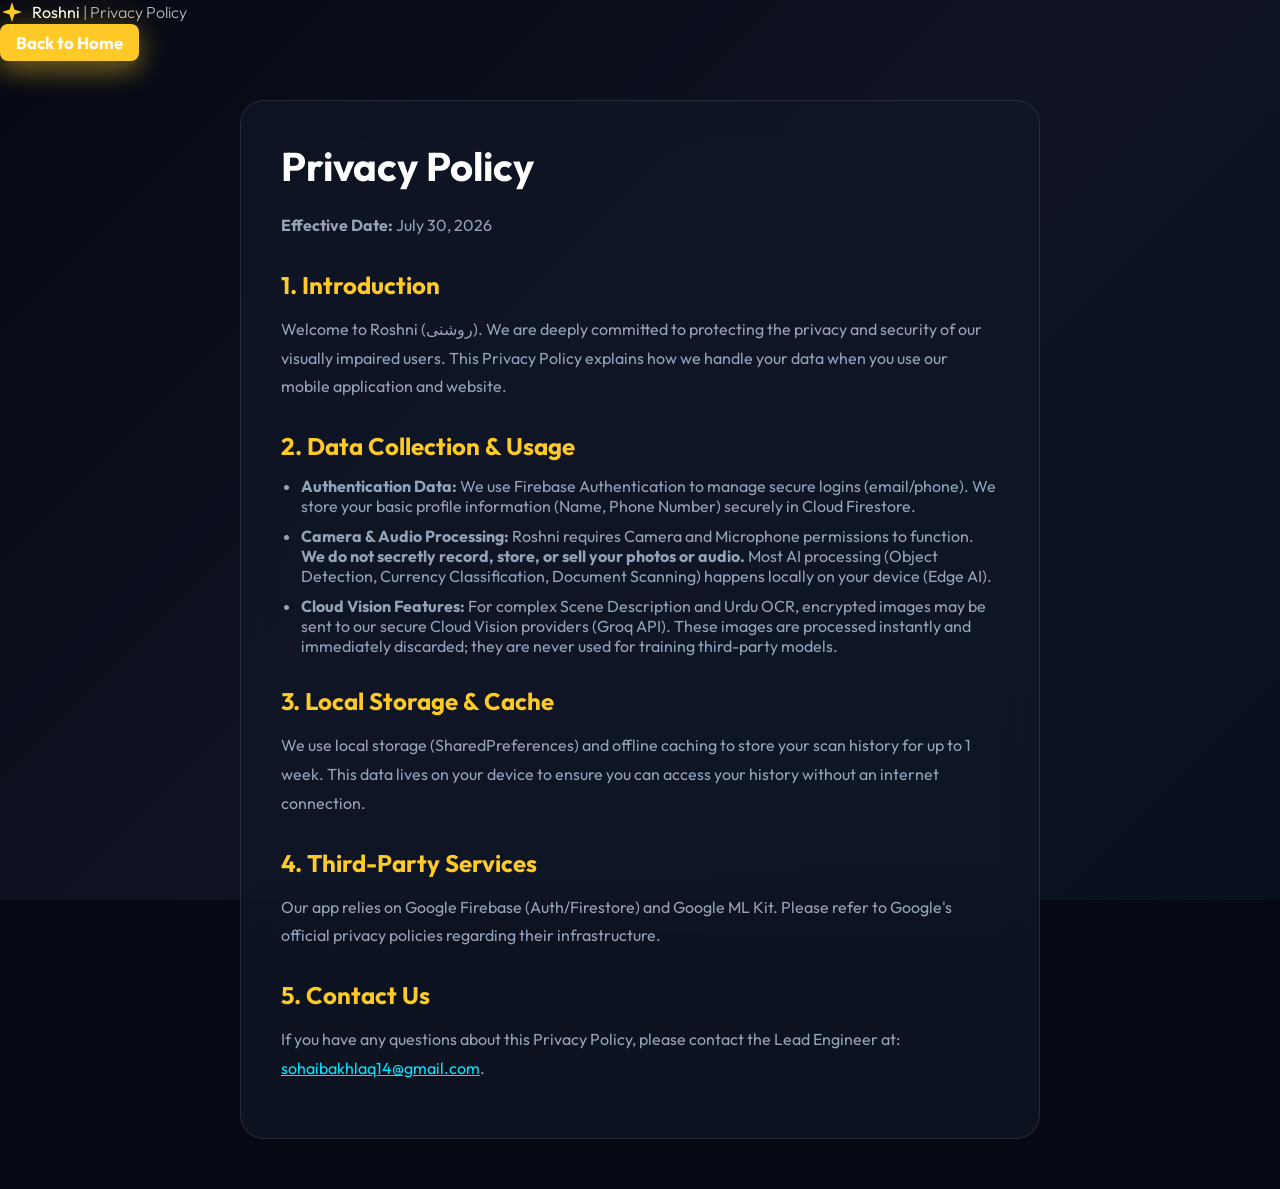
<file: landing_page/privacy-policy.html>
<!DOCTYPE html>
<html lang="en">
<head>
  <meta charset="UTF-8">
  <meta name="viewport" content="width=device-width, initial-scale=1.0">
  <title>Privacy Policy | Roshni</title>
  <link rel="icon" type="image/svg+xml" href="/favicon.svg" />
  <link rel="stylesheet" href="style.css">
  <style>
    .policy-container {
      max-width: 800px;
      margin: 100px auto 50px auto;
      padding: 40px;
      background: rgba(17, 24, 39, 0.7);
      border: 1px solid rgba(255, 255, 255, 0.1);
      border-radius: 24px;
      backdrop-filter: blur(20px);
      color: var(--text-secondary);
    }
    .policy-container h1 { color: var(--text-primary); margin-bottom: 20px; font-size: 2.5rem; }
    .policy-container h2 { color: var(--roshni-gold); margin-top: 30px; margin-bottom: 15px; font-size: 1.5rem; }
    .policy-container p { margin-bottom: 15px; line-height: 1.8; }
    .policy-container ul { margin-left: 20px; margin-bottom: 20px; }
    .policy-container li { margin-bottom: 10px; }
  </style>
</head>
<body>
  <!-- Header (Simplified) -->
  <header class="glass-header" style="position: fixed; top: 0; width: 100%; z-index: 100;">
    <div class="header-container">
      <a href="/" class="logo" style="display: flex; align-items: center; gap: 8px; text-decoration: none; color: white;">
        <svg xmlns="http://www.w3.org/2000/svg" width="24" height="24" viewBox="0 0 24 24" fill="#FFCA28"><path d="M12 2L14.4 9.6L22 12L14.4 14.4L12 22L9.6 14.4L2 12L9.6 9.6L12 2Z"/></svg>
        <span>Roshni <span style="font-weight: 300; opacity: 0.7;">| Privacy Policy</span></span>
      </a>
      <a href="/" class="btn-primary" style="padding: 8px 16px; border-radius: 8px; text-decoration: none; color: white; background: var(--roshni-gold);">Back to Home</a>
    </div>
  </header>

  <div class="policy-container">
    <h1>Privacy Policy</h1>
    <p><strong>Effective Date:</strong> July 30, 2026</p>

    <h2>1. Introduction</h2>
    <p>Welcome to Roshni (روشنی). We are deeply committed to protecting the privacy and security of our visually impaired users. This Privacy Policy explains how we handle your data when you use our mobile application and website.</p>

    <h2>2. Data Collection & Usage</h2>
    <ul>
      <li><strong>Authentication Data:</strong> We use Firebase Authentication to manage secure logins (email/phone). We store your basic profile information (Name, Phone Number) securely in Cloud Firestore.</li>
      <li><strong>Camera & Audio Processing:</strong> Roshni requires Camera and Microphone permissions to function. <strong>We do not secretly record, store, or sell your photos or audio.</strong> Most AI processing (Object Detection, Currency Classification, Document Scanning) happens locally on your device (Edge AI).</li>
      <li><strong>Cloud Vision Features:</strong> For complex Scene Description and Urdu OCR, encrypted images may be sent to our secure Cloud Vision providers (Groq API). These images are processed instantly and immediately discarded; they are never used for training third-party models.</li>
    </ul>

    <h2>3. Local Storage & Cache</h2>
    <p>We use local storage (SharedPreferences) and offline caching to store your scan history for up to 1 week. This data lives on your device to ensure you can access your history without an internet connection.</p>

    <h2>4. Third-Party Services</h2>
    <p>Our app relies on Google Firebase (Auth/Firestore) and Google ML Kit. Please refer to Google's official privacy policies regarding their infrastructure.</p>

    <h2>5. Contact Us</h2>
    <p>If you have any questions about this Privacy Policy, please contact the Lead Engineer at: <a href="mailto:sohaibakhlaq14@gmail.com" style="color: var(--roshni-cyan);">sohaibakhlaq14@gmail.com</a>.</p>
  </div>
</body>
</html>
</file>
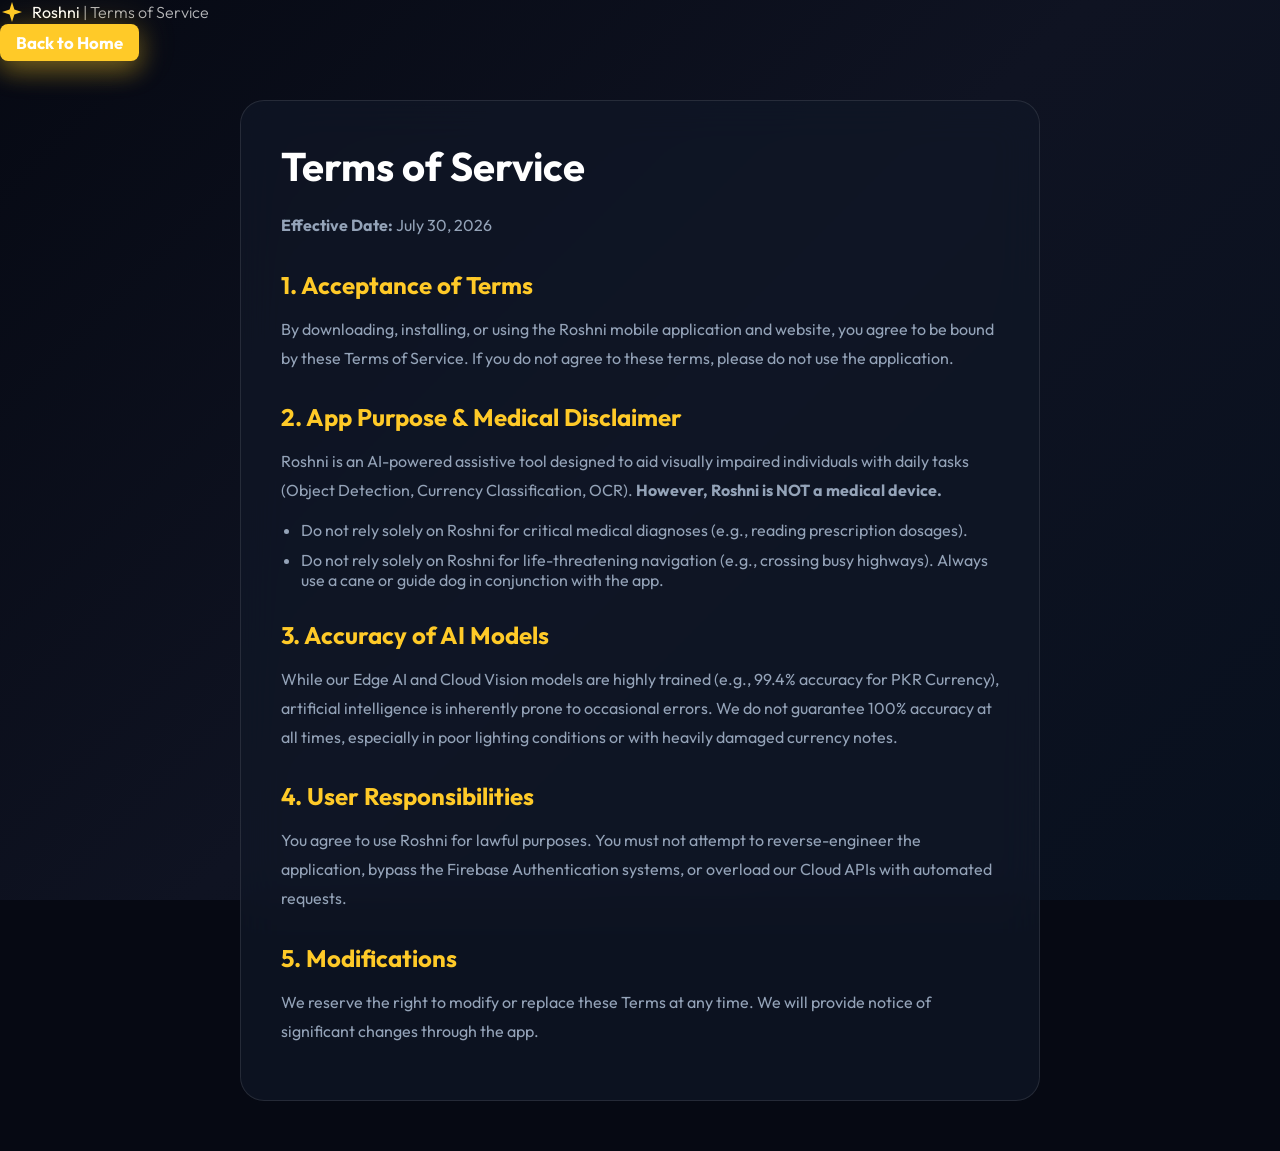
<file: landing_page/terms.html>
<!DOCTYPE html>
<html lang="en">
<head>
  <meta charset="UTF-8">
  <meta name="viewport" content="width=device-width, initial-scale=1.0">
  <title>Terms of Service | Roshni</title>
  <link rel="icon" type="image/svg+xml" href="/favicon.svg" />
  <link rel="stylesheet" href="style.css">
  <style>
    .policy-container {
      max-width: 800px;
      margin: 100px auto 50px auto;
      padding: 40px;
      background: rgba(17, 24, 39, 0.7);
      border: 1px solid rgba(255, 255, 255, 0.1);
      border-radius: 24px;
      backdrop-filter: blur(20px);
      color: var(--text-secondary);
    }
    .policy-container h1 { color: var(--text-primary); margin-bottom: 20px; font-size: 2.5rem; }
    .policy-container h2 { color: var(--roshni-gold); margin-top: 30px; margin-bottom: 15px; font-size: 1.5rem; }
    .policy-container p { margin-bottom: 15px; line-height: 1.8; }
    .policy-container ul { margin-left: 20px; margin-bottom: 20px; }
    .policy-container li { margin-bottom: 10px; }
  </style>
</head>
<body>
  <header class="glass-header" style="position: fixed; top: 0; width: 100%; z-index: 100;">
    <div class="header-container">
      <a href="/" class="logo" style="display: flex; align-items: center; gap: 8px; text-decoration: none; color: white;">
        <svg xmlns="http://www.w3.org/2000/svg" width="24" height="24" viewBox="0 0 24 24" fill="#FFCA28"><path d="M12 2L14.4 9.6L22 12L14.4 14.4L12 22L9.6 14.4L2 12L9.6 9.6L12 2Z"/></svg>
        <span>Roshni <span style="font-weight: 300; opacity: 0.7;">| Terms of Service</span></span>
      </a>
      <a href="/" class="btn-primary" style="padding: 8px 16px; border-radius: 8px; text-decoration: none; color: white; background: var(--roshni-gold);">Back to Home</a>
    </div>
  </header>

  <div class="policy-container">
    <h1>Terms of Service</h1>
    <p><strong>Effective Date:</strong> July 30, 2026</p>

    <h2>1. Acceptance of Terms</h2>
    <p>By downloading, installing, or using the Roshni mobile application and website, you agree to be bound by these Terms of Service. If you do not agree to these terms, please do not use the application.</p>

    <h2>2. App Purpose & Medical Disclaimer</h2>
    <p>Roshni is an AI-powered assistive tool designed to aid visually impaired individuals with daily tasks (Object Detection, Currency Classification, OCR). <strong>However, Roshni is NOT a medical device.</strong></p>
    <ul>
      <li>Do not rely solely on Roshni for critical medical diagnoses (e.g., reading prescription dosages).</li>
      <li>Do not rely solely on Roshni for life-threatening navigation (e.g., crossing busy highways). Always use a cane or guide dog in conjunction with the app.</li>
    </ul>

    <h2>3. Accuracy of AI Models</h2>
    <p>While our Edge AI and Cloud Vision models are highly trained (e.g., 99.4% accuracy for PKR Currency), artificial intelligence is inherently prone to occasional errors. We do not guarantee 100% accuracy at all times, especially in poor lighting conditions or with heavily damaged currency notes.</p>

    <h2>4. User Responsibilities</h2>
    <p>You agree to use Roshni for lawful purposes. You must not attempt to reverse-engineer the application, bypass the Firebase Authentication systems, or overload our Cloud APIs with automated requests.</p>

    <h2>5. Modifications</h2>
    <p>We reserve the right to modify or replace these Terms at any time. We will provide notice of significant changes through the app.</p>
  </div>
</body>
</html>
</file>
<file: landing_page/style.css>
/* ==========================================================================
   ROSHNI (روشنی) — AWARD-WINNING 3D INTERACTIVE LANDING PAGE STYLESHEET
   Inspired by Awwwards, Apple, & Bruno Simon
   ========================================================================== */

@import url('https://fonts.googleapis.com/css2?family=Noto+Nastaliq+Urdu:wght@400;700&family=Outfit:wght@300;400;500;600;700;800;900&family=Plus+Jakarta+Sans:wght@400;500;600;700&display=swap');

:root {
  --bg-obsidian: #060913;
  --bg-cosmic: #0F1322;
  --bg-midnight: #08101E;
  --roshni-gold: #FFCA28;
  --roshni-gold-glow: #FFB300;
  --roshni-cyan: #00E5FF;
  --roshni-cyan-glow: #00B0FF;
  --text-primary: #FFFFFF;
  --text-secondary: #94A3B8;
  --glass-bg: rgba(255, 255, 255, 0.04);
  --glass-border: rgba(255, 202, 40, 0.18);
  --glass-border-cyan: rgba(0, 229, 255, 0.25);
  --glass-blur: blur(20px);
  --shadow-gold: 0 0 35px rgba(255, 202, 40, 0.22);
  --shadow-cyan: 0 0 35px rgba(0, 229, 255, 0.25);
  --shadow-elevated: 0 20px 50px rgba(0, 0, 0, 0.6);
  --transition-smooth: all 0.4s cubic-bezier(0.16, 1, 0.3, 1);
}

/* --- Base & Reset --- */
* {
  margin: 0;
  padding: 0;
  box-sizing: border-box;
}

html {
  scroll-behavior: initial; /* Lenis handles smooth scrolling */
  font-family: 'Outfit', -apple-system, BlinkMacSystemFont, sans-serif;
  color: var(--text-primary);
  background-color: var(--bg-obsidian);
  overflow-x: hidden;
}

body {
  background: linear-gradient(135deg, var(--bg-obsidian) 0%, var(--bg-cosmic) 50%, var(--bg-midnight) 100%);
  background-attachment: fixed;
  min-height: 100vh;
  position: relative;
  overflow-x: hidden;
  selection-background-color: var(--roshni-gold);
  selection-color: var(--bg-obsidian);
}

/* --- Urdu Watermark Floating Typography --- */
.urdu-watermark {
  position: absolute;
  font-family: 'Noto Nastaliq Urdu', serif;
  font-size: 14vw;
  color: rgba(255, 202, 40, 0.03);
  pointer-events: none;
  z-index: 0;
  user-select: none;
  line-height: 1.2;
  white-space: nowrap;
  filter: blur(2px);
  transition: transform 1s ease-out;
}

.urdu-watermark-1 { top: 5%; right: -5%; transform: rotate(-10deg); }
.urdu-watermark-2 { top: 35%; left: -10%; transform: rotate(5deg); }
.urdu-watermark-3 { top: 65%; right: 5%; transform: rotate(-5deg); }
.urdu-watermark-4 { top: 85%; left: 10%; transform: rotate(8deg); }

/* --- 3D Canvas Background Container --- */
#canvas-3d-container {
  position: fixed;
  top: 0;
  left: 0;
  width: 100vw;
  height: 100vh;
  z-index: 1;
  pointer-events: none;
}

/* --- Custom Cursor & Roshni Light Trail --- */
@media (pointer: fine) {
  body {
    cursor: default;
  }
}

.roshni-cursor {
  position: fixed;
  top: 0;
  left: 0;
  width: 20px;
  height: 20px;
  background: radial-gradient(circle, var(--roshni-gold) 0%, rgba(255, 202, 40, 0) 70%);
  border-radius: 50%;
  pointer-events: none;
  z-index: 9999;
  transform: translate(-50%, -50%);
  transition: width 0.2s, height 0.2s, background 0.2s;
  mix-blend-mode: screen;
  box-shadow: 0 0 15px var(--roshni-gold);
}

.roshni-cursor.active {
  width: 45px;
  height: 45px;
  background: radial-gradient(circle, var(--roshni-cyan) 0%, rgba(0, 229, 255, 0) 70%);
  box-shadow: 0 0 25px var(--roshni-cyan);
}

.roshni-trail-particle {
  position: fixed;
  width: 8px;
  height: 8px;
  background: var(--roshni-gold);
  border-radius: 50%;
  pointer-events: none;
  z-index: 9998;
  transform: translate(-50%, -50%);
  filter: blur(1px);
  box-shadow: 0 0 10px var(--roshni-gold);
  animation: trailFade 0.6s cubic-bezier(0.16, 1, 0.3, 1) forwards;
}

@keyframes trailFade {
  0% { transform: translate(-50%, -50%) scale(1); opacity: 0.8; }
  100% { transform: translate(-50%, -50%) scale(0.1); opacity: 0; }
}

/* --- Accessibility Top Floating Bar --- */
.accessibility-bar {
  position: fixed;
  top: 20px;
  left: 50%;
  transform: translateX(-50%);
  z-index: 100;
  display: flex;
  align-items: center;
  gap: 12px;
  padding: 8px 16px;
  background: rgba(15, 19, 34, 0.85);
  backdrop-filter: blur(16px);
  border: 1px solid rgba(255, 255, 255, 0.15);
  border-radius: 50px;
  box-shadow: 0 10px 30px rgba(0, 0, 0, 0.5), 0 0 20px rgba(255, 202, 40, 0.1);
}

.acc-btn {
  background: rgba(255, 255, 255, 0.06);
  border: 1px solid rgba(255, 255, 255, 0.1);
  color: var(--text-primary);
  padding: 6px 14px;
  border-radius: 30px;
  font-size: 0.85rem;
  font-weight: 600;
  cursor: pointer;
  display: flex;
  align-items: center;
  gap: 8px;
  transition: var(--transition-smooth);
}

.acc-btn:hover {
  background: rgba(255, 202, 40, 0.15);
  border-color: var(--roshni-gold);
  box-shadow: 0 0 15px rgba(255, 202, 40, 0.3);
  transform: translateY(-1px);
}

.acc-btn.active {
  background: linear-gradient(135deg, var(--roshni-gold) 0%, var(--roshni-gold-glow) 100%);
  color: #000;
  border-color: var(--roshni-gold);
  box-shadow: 0 0 20px rgba(255, 202, 40, 0.5);
  font-weight: 700;
}

.acc-btn.cyan-active.active {
  background: linear-gradient(135deg, var(--roshni-cyan) 0%, var(--roshni-cyan-glow) 100%);
  color: #000;
  border-color: var(--roshni-cyan);
  box-shadow: 0 0 20px rgba(0, 229, 255, 0.5);
}

/* --- Ultra High-Contrast Mode Overrides --- */
body.high-contrast-mode {
  --bg-obsidian: #000000;
  --bg-cosmic: #000000;
  --bg-midnight: #000000;
  --roshni-gold: #FFFF00;
  --roshni-cyan: #00FFFF;
  --text-primary: #FFFFFF;
  --text-secondary: #FFFF00;
  --glass-bg: #000000;
  --glass-border: #FFFF00;
  --glass-border-cyan: #00FFFF;
  background: #000000 !important;
}

body.high-contrast-mode * {
  text-shadow: none !important;
  box-shadow: none !important;
  backdrop-filter: none !important;
}

body.high-contrast-mode .glass-card,
body.high-contrast-mode .bento-card,
body.high-contrast-mode .sim-box {
  background: #000000 !important;
  border: 3px solid #FFFF00 !important;
}

body.high-contrast-mode .btn-primary {
  background: #FFFF00 !important;
  color: #000000 !important;
  border: 2px solid #FFFFFF !important;
  font-weight: 900 !important;
}

/* --- Layout & Sections --- */
.section-container {
  position: relative;
  z-index: 10;
  max-width: 1320px;
  margin: 0 auto;
  padding: 100px 24px;
  min-height: 100vh;
  display: flex;
  flex-direction: column;
  justify-content: center;
}

.hero-section {
  min-height: 100vh;
  padding-top: 140px;
  padding-bottom: 80px;
}

/* --- Glassmorphism Cards & Bento Grid --- */
.glass-card {
  background: var(--glass-bg);
  backdrop-filter: var(--glass-blur);
  -webkit-backdrop-filter: var(--glass-blur);
  border: 1px solid var(--glass-border);
  border-radius: 24px;
  padding: 36px;
  box-shadow: var(--shadow-elevated), var(--shadow-gold);
  transition: var(--transition-smooth);
  position: relative;
  overflow: hidden;
}

.glass-card::before {
  content: '';
  position: absolute;
  top: 0;
  left: -100%;
  width: 50%;
  height: 100%;
  background: linear-gradient(90deg, transparent, rgba(255, 255, 255, 0.08), transparent);
  transform: skewX(-25deg);
  transition: 0.75s;
}

.glass-card:hover::before {
  left: 150%;
}

.glass-card:hover {
  border-color: rgba(255, 202, 40, 0.45);
  box-shadow: var(--shadow-elevated), 0 0 45px rgba(255, 202, 40, 0.35);
  transform: translateY(-6px);
}

.glass-card.cyan-border:hover {
  border-color: rgba(0, 229, 255, 0.5);
  box-shadow: var(--shadow-elevated), 0 0 45px rgba(0, 229, 255, 0.35);
}

/* Bento Grid Architecture */
.bento-grid {
  display: grid;
  grid-template-columns: repeat(12, 1fr);
  gap: 24px;
  margin-top: 48px;
}

.bento-col-4 { grid-column: span 4; }
.bento-col-6 { grid-column: span 6; }
.bento-col-8 { grid-column: span 8; }
.bento-col-12 { grid-column: span 12; }

@media (max-width: 992px) {
  .bento-col-4, .bento-col-6, .bento-col-8 { grid-column: span 12; }
}

.bento-card {
  background: var(--glass-bg);
  backdrop-filter: var(--glass-blur);
  border: 1px solid var(--glass-border);
  border-radius: 28px;
  padding: 32px;
  display: flex;
  flex-direction: column;
  justify-content: space-between;
  position: relative;
  overflow: hidden;
  transition: var(--transition-smooth);
  cursor: pointer;
  transform-style: preserve-3d;
  will-change: transform;
}

.bento-card:hover {
  border-color: var(--roshni-gold);
  box-shadow: 0 15px 40px rgba(0,0,0,0.6), 0 0 35px rgba(255, 202, 40, 0.25);
}

/* --- Dynamic Holographic Glare/Sheen on Hover --- */
.bento-card::after, .glass-card::after, .timeline-card::after, .metric-card::after {
  content: '';
  position: absolute;
  top: 0; left: 0; right: 0; bottom: 0;
  background: radial-gradient(
    650px circle at var(--mouse-x, 50%) var(--mouse-y, 50%),
    rgba(255, 255, 255, 0.2),
    rgba(255, 202, 40, 0.14) 30%,
    rgba(0, 229, 255, 0.08) 55%,
    transparent 80%
  );
  opacity: 0;
  transition: opacity 0.35s ease;
  pointer-events: none;
  z-index: 5;
  mix-blend-mode: overlay;
}

.bento-card:hover::after, .glass-card:hover::after, .timeline-card:hover::after, .metric-card:hover::after {
  opacity: 1;
}

.bento-card.cyan-accent {
  border-color: var(--glass-border-cyan);
}

.bento-card.cyan-accent:hover {
  border-color: var(--roshni-cyan);
  box-shadow: 0 15px 40px rgba(0,0,0,0.6), 0 0 35px rgba(0, 229, 255, 0.3);
}

.bento-icon-box {
  width: 56px;
  height: 56px;
  border-radius: 16px;
  background: rgba(255, 202, 40, 0.1);
  border: 1px solid rgba(255, 202, 40, 0.3);
  display: flex;
  align-items: center;
  justify-content: center;
  font-size: 1.6rem;
  color: var(--roshni-gold);
  margin-bottom: 24px;
  transition: var(--transition-smooth);
}

.bento-card.cyan-accent .bento-icon-box {
  background: rgba(0, 229, 255, 0.1);
  border-color: rgba(0, 229, 255, 0.3);
  color: var(--roshni-cyan);
}

.bento-card:hover .bento-icon-box {
  transform: scale(1.1) rotate(5deg);
  box-shadow: 0 0 20px currentColor;
}

/* --- Typography Styling --- */
.badge-pill {
  display: inline-flex;
  align-items: center;
  gap: 8px;
  padding: 8px 18px;
  background: rgba(255, 202, 40, 0.08);
  border: 1px solid rgba(255, 202, 40, 0.3);
  border-radius: 50px;
  font-size: 0.85rem;
  font-weight: 600;
  color: var(--roshni-gold);
  letter-spacing: 0.5px;
  text-transform: uppercase;
  margin-bottom: 24px;
  box-shadow: 0 0 20px rgba(255, 202, 40, 0.15);
}

.headline-xl {
  font-size: clamp(2.8rem, 5.5vw, 4.8rem);
  font-weight: 800;
  line-height: 1.1;
  letter-spacing: -1px;
  margin-bottom: 24px;
}

.headline-lg {
  font-size: clamp(2.2rem, 4vw, 3.5rem);
  font-weight: 700;
  line-height: 1.15;
  margin-bottom: 20px;
}

.headline-md {
  font-size: clamp(1.4rem, 2.2vw, 1.8rem);
  font-weight: 600;
  margin-bottom: 12px;
}

.text-gradient-gold {
  background: linear-gradient(135deg, #FFFFFF 20%, var(--roshni-gold) 80%, #FF8F00 100%);
  -webkit-background-clip: text;
  -webkit-text-fill-color: transparent;
}

.text-gradient-cyan {
  background: linear-gradient(135deg, #FFFFFF 20%, var(--roshni-cyan) 80%, #0081CB 100%);
  -webkit-background-clip: text;
  -webkit-text-fill-color: transparent;
}

.subtitle-text {
  font-size: clamp(1.1rem, 1.5vw, 1.35rem);
  color: var(--text-secondary);
  line-height: 1.6;
  max-width: 650px;
  margin-bottom: 36px;
}

/* --- Interactive Buttons --- */
.btn-group {
  display: flex;
  flex-wrap: wrap;
  gap: 16px;
  align-items: center;
}

.btn-primary {
  position: relative;
  padding: 16px 36px;
  background: linear-gradient(135deg, var(--roshni-gold) 0%, var(--roshni-gold-glow) 100%);
  color: #060913;
  font-weight: 700;
  font-size: 1.05rem;
  border-radius: 50px;
  border: none;
  cursor: pointer;
  display: inline-flex;
  align-items: center;
  gap: 12px;
  text-decoration: none;
  overflow: hidden;
  box-shadow: 0 10px 25px rgba(255, 202, 40, 0.35), 0 0 40px rgba(255, 202, 40, 0.2);
  transition: var(--transition-smooth);
}

.btn-primary::after {
  content: '';
  position: absolute;
  top: -50%;
  left: -50%;
  width: 200%;
  height: 200%;
  background: radial-gradient(circle, rgba(255,255,255,0.4) 0%, transparent 60%);
  opacity: 0;
  transform: scale(0.5);
  transition: opacity 0.3s, transform 0.5s;
}

.btn-primary:hover::after {
  opacity: 1;
  transform: scale(1);
}

.btn-primary:hover {
  transform: translateY(-3px) scale(1.02);
  box-shadow: 0 15px 35px rgba(255, 202, 40, 0.5), 0 0 60px rgba(255, 202, 40, 0.4);
}

.btn-secondary {
  padding: 16px 34px;
  background: rgba(255, 255, 255, 0.05);
  backdrop-filter: blur(15px);
  color: var(--text-primary);
  font-weight: 600;
  font-size: 1.05rem;
  border-radius: 50px;
  border: 1px solid rgba(255, 255, 255, 0.2);
  cursor: pointer;
  display: inline-flex;
  align-items: center;
  gap: 12px;
  text-decoration: none;
  transition: var(--transition-smooth);
}

.btn-secondary:hover {
  background: rgba(0, 229, 255, 0.12);
  border-color: var(--roshni-cyan);
  color: var(--roshni-cyan);
  box-shadow: 0 0 30px rgba(0, 229, 255, 0.25);
  transform: translateY(-3px);
}

/* --- Section 3: AI Live Simulator Sandbox --- */
.simulator-container {
  display: grid;
  grid-template-columns: 1fr 1.2fr;
  gap: 36px;
  align-items: center;
  margin-top: 40px;
}

@media (max-width: 992px) {
  .simulator-container { grid-template-columns: 1fr; }
}

.sim-controls {
  display: flex;
  flex-direction: column;
  gap: 16px;
}

.sim-tab-btn {
  background: rgba(255, 255, 255, 0.03);
  border: 1px solid rgba(255, 255, 255, 0.1);
  padding: 20px 24px;
  border-radius: 20px;
  color: var(--text-primary);
  text-align: left;
  cursor: pointer;
  display: flex;
  align-items: center;
  gap: 16px;
  transition: var(--transition-smooth);
}

.sim-tab-btn:hover {
  background: rgba(255, 255, 255, 0.07);
  border-color: rgba(255, 202, 40, 0.3);
  transform: translateX(6px);
}

.sim-tab-btn.active {
  background: rgba(255, 202, 40, 0.12);
  border-color: var(--roshni-gold);
  box-shadow: 0 0 25px rgba(255, 202, 40, 0.2);
  transform: translateX(10px);
}

.sim-tab-btn.active .sim-tab-icon {
  background: var(--roshni-gold);
  color: #000;
  box-shadow: 0 0 15px var(--roshni-gold);
}

.sim-tab-icon {
  width: 44px;
  height: 44px;
  border-radius: 12px;
  background: rgba(255, 255, 255, 0.08);
  display: flex;
  align-items: center;
  justify-content: center;
  font-size: 1.3rem;
  color: var(--roshni-gold);
  transition: var(--transition-smooth);
}

.drop-zone {
  border: 2px dashed rgba(255, 202, 40, 0.4);
  background: rgba(255, 202, 40, 0.05);
  backdrop-filter: blur(15px);
  border-radius: 20px;
  padding: 22px;
  text-align: center;
  cursor: pointer;
  transition: var(--transition-smooth);
  display: flex;
  flex-direction: column;
  align-items: center;
  gap: 6px;
  margin-top: 4px;
  box-shadow: 0 0 20px rgba(255, 202, 40, 0.08);
}

.drop-zone:hover, .drop-zone.dragover {
  border-color: var(--roshni-gold);
  background: rgba(255, 202, 40, 0.15);
  box-shadow: 0 0 35px rgba(255, 202, 40, 0.3);
  transform: scale(1.02);
}

.drop-zone-icon {
  font-size: 2.2rem;
  animation: floatBounce 2s ease-in-out infinite;
}

@keyframes floatBounce {
  0%, 100% { transform: translateY(0); }
  50% { transform: translateY(-6px); }
}

.drop-zone-text {
  font-size: 0.95rem;
  color: var(--text-primary);
  line-height: 1.4;
}

.sim-preview-box {
  background: rgba(15, 19, 34, 0.7);
  backdrop-filter: blur(25px);
  border: 2px solid var(--roshni-cyan);
  border-radius: 28px;
  padding: 32px;
  min-height: 380px;
  display: flex;
  flex-direction: column;
  justify-content: space-between;
  position: relative;
  overflow: hidden;
  box-shadow: 0 0 50px rgba(0, 229, 255, 0.2);
}

.laser-scanner {
  position: absolute;
  top: 0;
  left: 0;
  width: 100%;
  height: 3px;
  background: linear-gradient(90deg, transparent, var(--roshni-cyan), #00FF66, var(--roshni-cyan), transparent);
  box-shadow: 0 0 20px #00FF66, 0 0 10px var(--roshni-cyan);
  z-index: 5;
  opacity: 0;
  pointer-events: none;
}

.laser-scanner.scanning {
  opacity: 1;
  animation: scanSweep 2s ease-in-out infinite;
}

@keyframes scanSweep {
  0% { top: 5%; }
  50% { top: 95%; }
  100% { top: 5%; }
}

.audio-waveform-box {
  display: flex;
  align-items: center;
  gap: 6px;
  height: 36px;
  padding: 6px 12px;
  background: rgba(0, 229, 255, 0.1);
  border-radius: 20px;
  border: 1px solid rgba(0, 229, 255, 0.3);
}

.wave-bar {
  width: 4px;
  background: var(--roshni-cyan);
  border-radius: 4px;
  height: 8px;
  animation: wavePulse 1s ease-in-out infinite alternate;
}

.wave-bar:nth-child(2) { animation-delay: 0.2s; height: 16px; }
.wave-bar:nth-child(3) { animation-delay: 0.4s; height: 24px; }
.wave-bar:nth-child(4) { animation-delay: 0.1s; height: 14px; }
.wave-bar:nth-child(5) { animation-delay: 0.5s; height: 20px; }

@keyframes wavePulse {
  0% { transform: scaleY(0.4); opacity: 0.5; }
  100% { transform: scaleY(1.4); opacity: 1; box-shadow: 0 0 10px var(--roshni-cyan); }
}

/* --- Section 4: Timeline & Storytelling --- */
.timeline-grid {
  display: grid;
  grid-template-columns: repeat(3, 1fr);
  gap: 30px;
  margin-top: 60px;
}

@media (max-width: 992px) {
  .timeline-grid { grid-template-columns: 1fr; }
}

.timeline-card {
  background: var(--glass-bg);
  border: 1px solid var(--glass-border);
  border-radius: 24px;
  padding: 32px;
  position: relative;
  transition: var(--transition-smooth);
}

.timeline-card::top {
  content: '';
  position: absolute;
  top: 0;
  left: 20px;
  right: 20px;
  height: 3px;
  background: linear-gradient(90deg, var(--roshni-gold), var(--roshni-cyan));
  border-radius: 3px;
}

.timeline-card:hover {
  transform: translateY(-8px);
  border-color: var(--roshni-gold);
  box-shadow: 0 15px 40px rgba(0,0,0,0.6), 0 0 35px rgba(255, 202, 40, 0.25);
}

/* --- Section 6: Impact Metrics Counter Hub --- */
.metrics-grid {
  display: grid;
  grid-template-columns: repeat(4, 1fr);
  gap: 24px;
  margin-top: 48px;
}

@media (max-width: 992px) {
  .metrics-grid { grid-template-columns: repeat(2, 1fr); }
}

@media (max-width: 576px) {
  .metrics-grid { grid-template-columns: 1fr; }
}

.metric-card {
  text-align: center;
  padding: 40px 24px;
  background: var(--glass-bg);
  border: 1px solid var(--glass-border);
  border-radius: 24px;
  transition: var(--transition-smooth);
}

.metric-card:hover {
  transform: scale(1.05);
  border-color: var(--roshni-gold);
  box-shadow: 0 0 40px rgba(255, 202, 40, 0.25);
}

.counter-value {
  font-size: clamp(2.5rem, 4vw, 3.8rem);
  font-weight: 900;
  color: var(--roshni-gold);
  margin-bottom: 8px;
  display: block;
  text-shadow: 0 0 20px rgba(255, 202, 40, 0.4);
}

/* --- Section 7: Download QR Code Box --- */
.download-section-box {
  background: linear-gradient(135deg, rgba(255, 202, 40, 0.08) 0%, rgba(0, 229, 255, 0.08) 100%);
  border: 2px solid var(--roshni-gold);
  border-radius: 36px;
  padding: 60px 48px;
  display: grid;
  grid-template-columns: 1.5fr 1fr;
  gap: 48px;
  align-items: center;
  box-shadow: 0 25px 60px rgba(0,0,0,0.7), 0 0 60px rgba(255, 202, 40, 0.2);
}

@media (max-width: 992px) {
  .download-section-box { grid-template-columns: 1fr; text-align: center; }
  .btn-group { justify-content: center; }
}

.qr-box {
  background: #FFFFFF;
  padding: 20px;
  border-radius: 24px;
  display: inline-block;
  position: relative;
  overflow: hidden;
  box-shadow: 0 15px 35px rgba(0,0,0,0.5), 0 0 30px rgba(255, 202, 40, 0.4);
}

.qr-laser-line {
  position: absolute;
  top: 0;
  left: 0;
  width: 100%;
  height: 4px;
  background: #00E5FF;
  box-shadow: 0 0 15px #00E5FF, 0 0 30px #00FF66;
  animation: qrScan 2.5s ease-in-out infinite;
}

@keyframes qrScan {
  0% { top: 5%; }
  50% { top: 92%; }
  100% { top: 5%; }
}

/* --- Section 8: Futuristic Footer --- */
.footer-section {
  background: rgba(6, 9, 19, 0.95);
  border-top: 1px solid rgba(255, 255, 255, 0.1);
  padding: 80px 24px 40px;
  position: relative;
  z-index: 10;
}

.footer-grid {
  max-width: 1320px;
  margin: 0 auto;
  display: grid;
  grid-template-columns: 2fr 1fr 1fr 1fr;
  gap: 40px;
  margin-bottom: 60px;
}

@media (max-width: 992px) {
  .footer-grid { grid-template-columns: 1fr 1fr; }
}

@media (max-width: 576px) {
  .footer-grid { grid-template-columns: 1fr; }
}

.footer-link {
  color: var(--text-secondary);
  text-decoration: none;
  transition: var(--transition-smooth);
  display: inline-block;
  margin-bottom: 12px;
}

.footer-link:hover {
  color: var(--roshni-gold);
  transform: translateX(4px);
  text-shadow: 0 0 10px var(--roshni-gold);
}

/* --- Responsive Utility Adjustments --- */
@media (max-width: 768px) {
  .section-container { padding: 60px 20px; }
  .headline-xl { font-size: 2.5rem; }
  .headline-lg { font-size: 2rem; }
  .btn-primary, .btn-secondary { width: 100%; justify-content: center; }
  .accessibility-bar { width: 90%; justify-content: center; }
}

@media (max-width: 576px) {
  .section-container { padding: 40px 16px; }
  .hero-section { padding-top: 220px; padding-bottom: 40px; }
  .headline-xl { font-size: 2rem; letter-spacing: 0; }
  .headline-lg { font-size: 1.6rem; }
  .accessibility-bar { flex-wrap: wrap; width: 95%; border-radius: 20px; padding: 12px; gap: 8px; }
  .acc-btn { width: 100%; justify-content: center; padding: 10px; }
  .download-section-box { padding: 30px 20px; border-radius: 24px; }
  .qr-box { padding: 10px; }
  .qr-box img { width: 180px !important; height: 180px !important; }
}

/* ==========================================================================
   URDU NASTALIQ LOCALIZATION & RTL (RIGHT-TO-LEFT) SUPPORT
   ========================================================================== */
body.lang-ur, body.lang-ur h1, body.lang-ur h2, body.lang-ur h3, body.lang-ur h4, body.lang-ur p, body.lang-ur button, body.lang-ur a, body.lang-ur span, body.lang-ur div, body.lang-ur strong {
  font-family: 'Noto Nastaliq Urdu', 'Outfit', serif, sans-serif !important;
}

body.lang-ur {
  direction: rtl;
  text-align: right;
  line-height: 2.0;
}

body.lang-ur .headline-xl, body.lang-ur .headline-lg, body.lang-ur .headline-md {
  line-height: 1.65;
  letter-spacing: 0;
}

body.lang-ur .hero-content, body.lang-ur .bento-card, body.lang-ur .timeline-card, body.lang-ur .metric-card, body.lang-ur .sim-tab-btn, body.lang-ur .drop-zone {
  text-align: right;
}

body.lang-ur .sim-tab-btn {
  flex-direction: row-reverse;
}

body.lang-ur .sim-tab-btn:hover, body.lang-ur .sim-tab-btn.active {
  transform: translateX(-10px);
}

body.lang-ur .btn-primary, body.lang-ur .btn-secondary, body.lang-ur .badge-pill {
  flex-direction: row-reverse;
}

body.lang-ur .acc-btn {
  font-family: 'Noto Nastaliq Urdu', sans-serif !important;
  padding: 10px 22px;
}

body.lang-ur .footer-link:hover {
  transform: translateX(-6px);
}

/* ==========================================================================
   GOLDEN PULSE PRE-LOADER SPLASH SCREEN
   ========================================================================== */
.roshni-splash-screen {
  position: fixed;
  top: 0; left: 0; right: 0; bottom: 0;
  background: radial-gradient(circle at center, #0F1322 0%, #060913 75%);
  z-index: 99999;
  display: flex;
  align-items: center;
  justify-content: center;
  flex-direction: column;
  transition: opacity 0.85s cubic-bezier(0.16, 1, 0.3, 1), transform 0.85s cubic-bezier(0.16, 1, 0.3, 1);
  pointer-events: auto;
}

.roshni-splash-screen.loaded {
  opacity: 0;
  transform: scale(1.1);
  pointer-events: none;
}

.splash-logo-box {
  text-align: center;
  position: relative;
  display: flex;
  flex-direction: column;
  align-items: center;
}

.splash-glow-ring {
  position: absolute;
  width: 160px; height: 160px;
  border-radius: 50%;
  background: radial-gradient(circle, rgba(255, 202, 40, 0.28) 0%, rgba(0, 229, 255, 0.12) 50%, transparent 70%);
  animation: splashPulse 1.4s infinite alternate ease-in-out;
  filter: blur(15px);
  z-index: -1;
}

.splash-title {
  font-size: 3.5rem;
  font-weight: 900;
  color: var(--roshni-gold);
  text-shadow: 0 0 35px rgba(255, 202, 40, 0.6);
  margin-bottom: 8px;
  animation: splashScale 1.4s infinite alternate ease-in-out;
}

.splash-subtitle {
  font-family: 'Noto Nastaliq Urdu', serif;
  font-size: 1.35rem;
  color: var(--text-primary);
  opacity: 0.95;
  margin-bottom: 32px;
}

.splash-loader-bar {
  width: 220px;
  height: 4px;
  background: rgba(255, 255, 255, 0.1);
  border-radius: 4px;
  overflow: hidden;
  position: relative;
}

.splash-loader-progress {
  width: 0%;
  height: 100%;
  background: linear-gradient(90deg, var(--roshni-gold), var(--roshni-cyan));
  box-shadow: 0 0 12px var(--roshni-gold);
  transition: width 1.35s cubic-bezier(0.2, 0.8, 0.2, 1);
}

@keyframes splashPulse {
  0% { transform: scale(0.85); opacity: 0.5; }
  100% { transform: scale(1.35); opacity: 1; }
}

@keyframes splashScale {
  0% { transform: scale(0.97); }
  100% { transform: scale(1.03); }
}

/* ==========================================================================
   PROFESSIONAL VECTOR ICONOGRAPHY SYSTEM (NO EMOJIS)
   ========================================================================== */
.roshni-icon {
  display: inline-block;
  width: 1.25em;
  height: 1.25em;
  vertical-align: -0.22em;
  stroke-width: 2;
  stroke: currentColor;
  fill: none;
  transition: var(--transition-smooth);
}

.roshni-icon.icon-fill {
  fill: currentColor;
  stroke: none;
}

.roshni-icon.icon-gold { color: var(--roshni-gold); filter: drop-shadow(0 0 8px rgba(255, 202, 40, 0.45)); }
.roshni-icon.icon-cyan { color: var(--roshni-cyan); filter: drop-shadow(0 0 8px rgba(0, 229, 255, 0.45)); }
.roshni-icon.icon-sm { width: 1em; height: 1em; }
.roshni-icon.icon-md { width: 1.5em; height: 1.5em; }
.roshni-icon.icon-lg { width: 2.2em; height: 2.2em; }
.roshni-icon.icon-xl { width: 3em; height: 3em; }

.pulse-dot {
  display: inline-block;
  width: 10px; height: 10px;
  border-radius: 50%;
  background-color: #10B981;
  box-shadow: 0 0 10px #10B981, 0 0 20px #10B981;
  margin-right: 8px;
  animation: dotPulse 1.5s infinite alternate ease-in-out;
}

@keyframes dotPulse {
  0% { transform: scale(0.8); opacity: 0.7; }
  100% { transform: scale(1.3); opacity: 1; }
}
</file>
